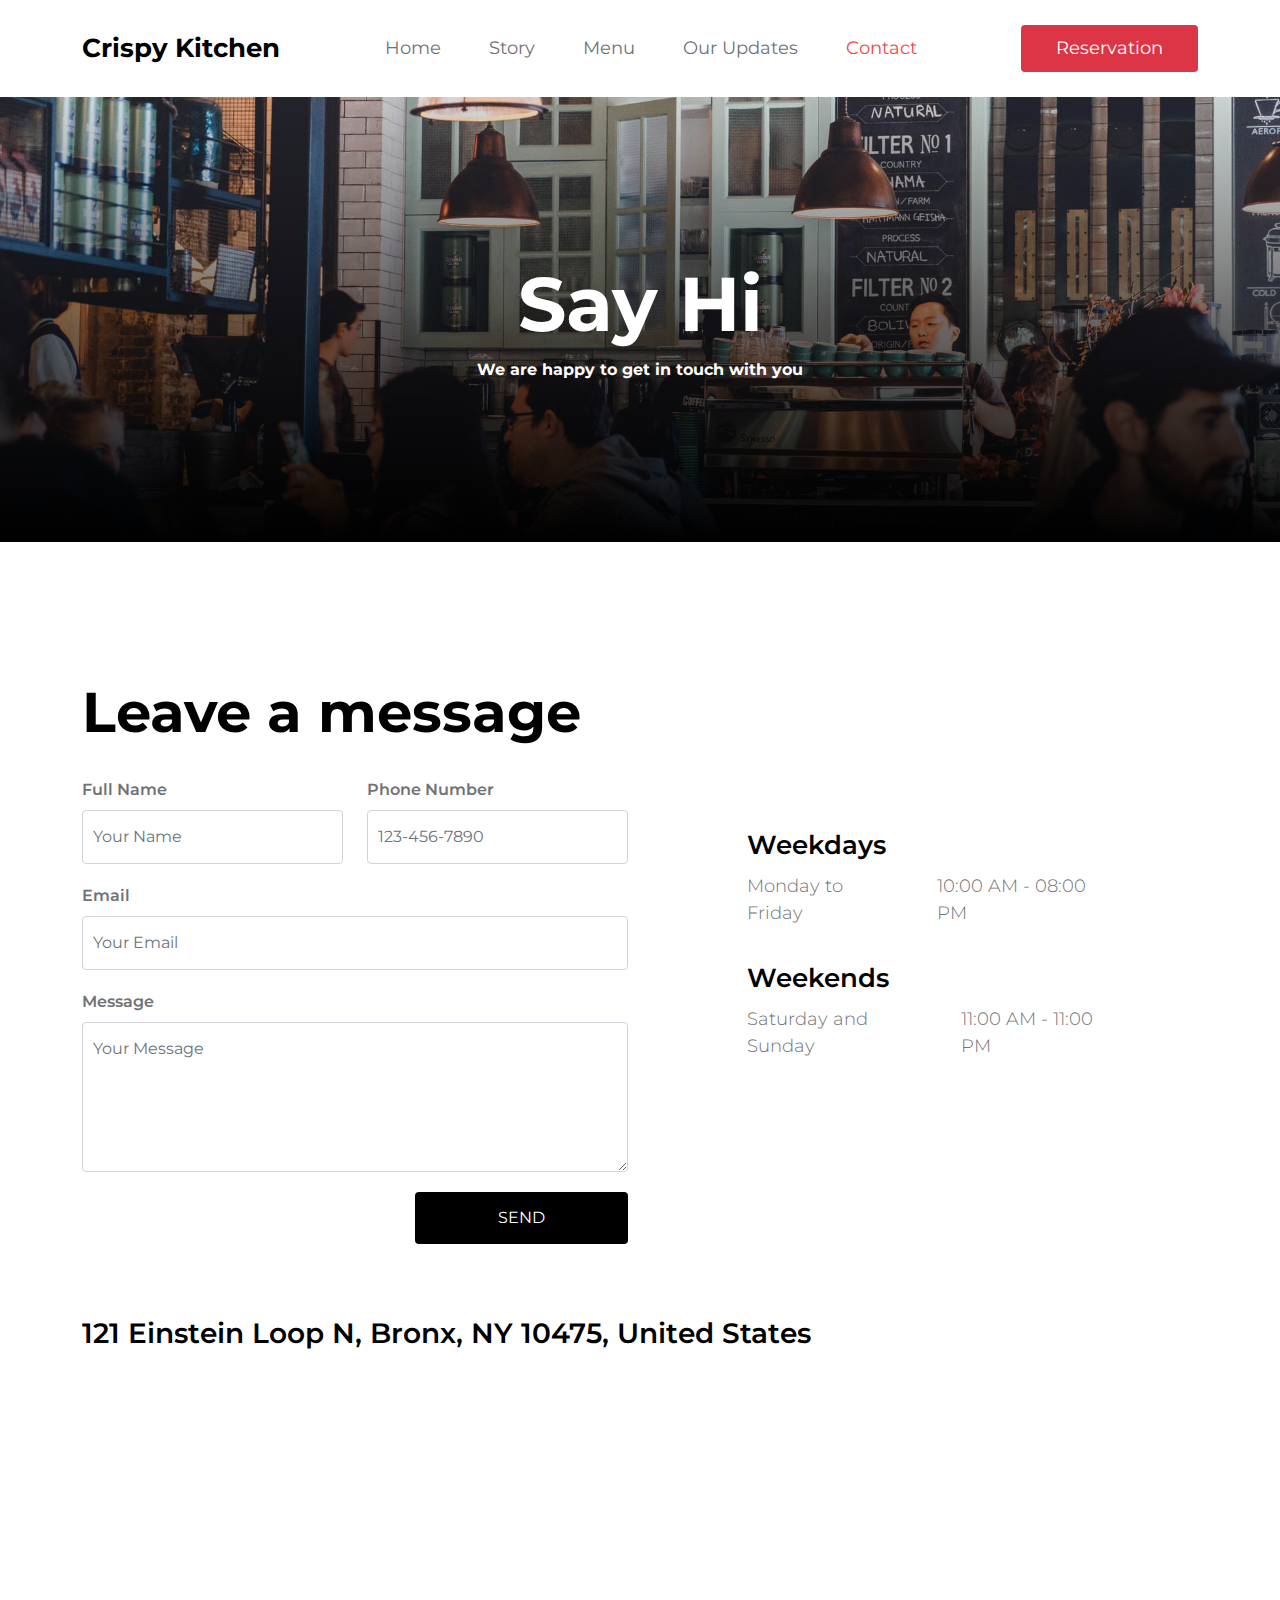
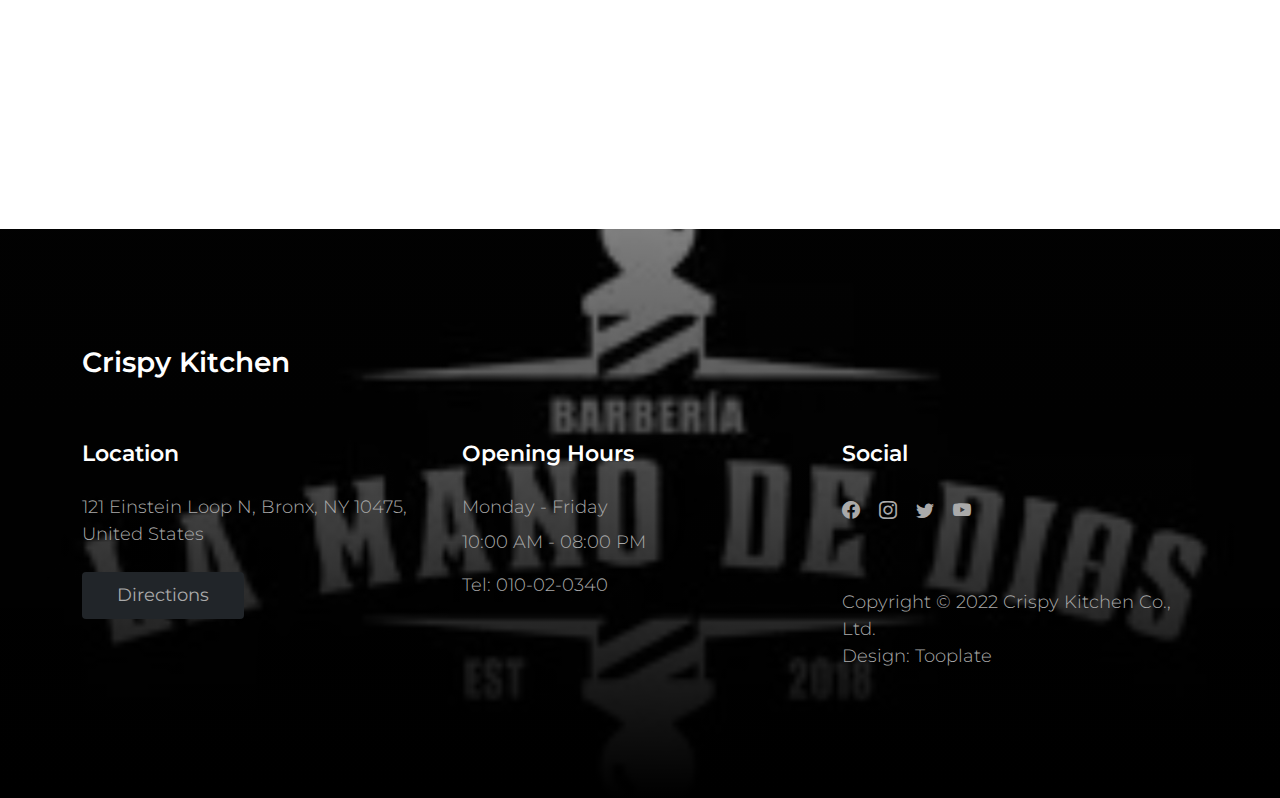
<file: contact.html>
<!doctype html>
<html lang="en">
    <head>
        <meta charset="utf-8">
        <meta name="viewport" content="width=device-width, initial-scale=1">

        <meta name="description" content="">
        <meta name="author" content="">

        <title>Crispy Kitchen - Contact Page</title>

        <!-- CSS FILES -->        
        <link rel="preconnect" href="https://fonts.googleapis.com">
        
        <link rel="preconnect" href="https://fonts.gstatic.com" crossorigin>
        
        <link href="https://fonts.googleapis.com/css2?family=Montserrat:wght@300;400;600;700&display=swap" rel="stylesheet">                
        <link href="css/bootstrap.min.css" rel="stylesheet">

        <link href="css/bootstrap-icons.css" rel="stylesheet">

        <link href="css/tooplate-crispy-kitchen.css" rel="stylesheet">
<!--

Tooplate 2129 Crispy Kitchen

https://www.tooplate.com/view/2129-crispy-kitchen

-->
    </head>
    
    <body>
        
        <nav class="navbar navbar-expand-lg bg-white shadow-lg">
            <div class="container">
                <button class="navbar-toggler" type="button" data-bs-toggle="collapse" data-bs-target="#navbarNav" aria-controls="navbarNav" aria-expanded="false" aria-label="Toggle navigation">
                    <span class="navbar-toggler-icon"></span>
                </button>
                
                <a class="navbar-brand" href="index.html">
                    Crispy Kitchen
                </a>

                <div class="d-lg-none">
                    <button type="button" class="custom-btn btn btn-danger" data-bs-toggle="modal" data-bs-target="#BookingModal">Reservation</button>
                </div>

                <div class="collapse navbar-collapse" id="navbarNav">
                    <ul class="navbar-nav mx-auto">
                        <li class="nav-item">
                            <a class="nav-link" href="index.html">Home</a>
                        </li>

                        <li class="nav-item">
                            <a class="nav-link" href="about.html">Story</a>
                        </li>

                        <li class="nav-item">
                            <a class="nav-link" href="menu.html">Menu</a>
                        </li>

                        <li class="nav-item">
                            <a class="nav-link" href="news.html">Our Updates</a>
                        </li>

                        <li class="nav-item">
                            <a class="nav-link active" href="contact.html">Contact</a>
                        </li>
                    </ul>
                </div>

                <div class="d-none d-lg-block">
                    <button type="button" class="custom-btn btn btn-danger" data-bs-toggle="modal" data-bs-target="#BookingModal">Reservation</button>
                </div>

            </div>
        </nav>

        <main>

            <header class="site-header site-contact-header">
                <div class="container">
                    <div class="row">

                        <div class="col-lg-10 col-12 mx-auto">
                            <h1 class="text-white">Say Hi</h1>

                            <strong class="text-white">We are happy to get in touch with you</strong>
                        </div>

                    </div>
                </div>
                
                <div class="overlay"></div>
            </header>

            <section class="contact section-padding">
                <div class="container">
                    <div class="row">

                        <div class="col-12">
                            <h2 class="mb-4">Leave a message</h2>
                        </div>

                        <div class="col-lg-6 col-12">
                            <form class="custom-form contact-form row" action="#" method="post" role="form">
                                <div class="col-lg-6 col-6">
                                    <label for="contact-name" class="form-label">Full Name</label>

                                    <input type="text" name="contact-name" id="contact-name" class="form-control" placeholder="Your Name" required>
                                </div>

                                <div class="col-lg-6 col-6">
                                    <label for="contact-phone" class="form-label">Phone Number</label>

                                    <input type="telephone" name="contact-phone" id="contact-phone" pattern="[0-9]{3}-[0-9]{3}-[0-9]{4}" class="form-control" placeholder="123-456-7890">
                                </div>

                                <div class="col-12">
                                    <label for="contact-email" class="form-label">Email</label>

                                    <input type="email" name="contact-email" id="contact-email" pattern="[^ @]*@[^ @]*" class="form-control" placeholder="Your Email" required="">

                                    <label for="contact-message" class="form-label">Message</label>

                                    <textarea class="form-control" rows="5" id="contact-message" name="contact-message" placeholder="Your Message"></textarea>
                                </div>

                                <div class="col-lg-5 col-12 ms-auto">
                                    <button type="submit" class="form-control">Send</button>
                                </div>
                            </form>
                        </div>

                        <div class="col-lg-4 col-12 mx-auto mt-lg-5 mt-4">

                            <h5>Weekdays</h5>

                            <div class="d-flex mb-lg-3">
                                <p>Monday to Friday</p>

                                <p class="ms-5">10:00 AM - 08:00 PM</p>
                            </div>

                            <h5>Weekends</h5>

                            <div class="d-flex">
                                <p>Saturday and Sunday</p>

                                <p class="ms-5">11:00 AM - 11:00 PM</p>
                            </div>
                        </div>

                        <div class="col-12">
                            <h4 class="mt-5 mb-4">121 Einstein Loop N, Bronx, NY 10475, United States</h4>

                            <div class="google-map pt-3">
                                <iframe src="https://www.google.com/maps/embed?pb=!1m18!1m12!1m3!1d14920.891757756479!2d-73.83496372506556!3d40.8623107607295!2m3!1f0!2f0!3f0!3m2!1i1024!2i768!4f13.1!3m3!1m2!1s0x89c28cbc17f4a0c3%3A0x9ae0f1e804a817d!2s121%20Einstein%20Loop%20N%2C%20Bronx%2C%20NY%2010475%2C%20USA!5e0!3m2!1sen!2sth!4v1650470337727!5m2!1sen!2sth" width="100%" height="300" style="border:0;" allowfullscreen="" loading="lazy"></iframe>
                            </div>
                        </div>

                    </div>
                </div>
            </section>

        </main>

        <footer class="site-footer section-padding">
            
            <div class="container">
                
                <div class="row">

                    <div class="col-12">
                        <h4 class="text-white mb-4 me-5">Crispy Kitchen</h4>
                    </div>

                    <div class="col-lg-4 col-md-7 col-xs-12 tooplate-mt30">
                        <h6 class="text-white mb-lg-4 mb-3">Location</h6>

                        <p>121 Einstein Loop N, Bronx, NY 10475, United States</p>

                        <a href="https://goo.gl/maps/wZVGLA7q64uC1s886" class="custom-btn btn btn-dark mt-2">Directions</a>
                    </div>

                    <div class="col-lg-4 col-md-5 col-xs-12 tooplate-mt30">
                        <h6 class="text-white mb-lg-4 mb-3">Opening Hours</h6>

                        <p class="mb-2">Monday - Friday</p>

                        <p>10:00 AM - 08:00 PM</p>

                        <p>Tel: <a href="tel: 010-02-0340" class="tel-link">010-02-0340</a></p>
                    </div>

                    <div class="col-lg-4 col-md-6 col-xs-12 tooplate-mt30">
                        <h6 class="text-white mb-lg-4 mb-3">Social</h6>

                        <ul class="social-icon">
                            <li><a href="#" class="social-icon-link bi-facebook"></a></li>

                            <li><a href="#" class="social-icon-link bi-instagram"></a></li>

                            <li><a href="https://twitter.com/search?q=tooplate.com&src=typed_query&f=live" target="_blank"
                            	 class="social-icon-link bi-twitter"></a></li>

                            <li><a href="#" class="social-icon-link bi-youtube"></a></li>
                        </ul>
                    
                        <p class="copyright-text tooplate-mt60">Copyright © 2022 Crispy Kitchen Co., Ltd.
                        <br>Design: <a rel="nofollow" href="https://www.tooplate.com/" target="_blank">Tooplate</a></p>
                        
                    </div>

                </div><!-- row ending -->
                
             </div><!-- container ending -->
             
        </footer>

        <!-- Modal -->
        <div class="modal fade" id="BookingModal" tabindex="-1" aria-labelledby="BookingModal" aria-hidden="true">
            <div class="modal-dialog modal-dialog-centered modal-xl">
                <div class="modal-content">
                    <div class="modal-header">
                        <h3 class="mb-0">Reserve a table</h3>

                        <button type="button" class="btn-close" data-bs-dismiss="modal" aria-label="Close"></button>
                    </div>

                    <div class="modal-body d-flex flex-column justify-content-center">
                        <div class="booking">
                            
                            <form class="booking-form row" role="form" action="#" method="post">
                                <div class="col-lg-6 col-12">
                                    <label for="name" class="form-label">Full Name</label>

                                    <input type="text" name="name" id="name" class="form-control" placeholder="Your Name" required>
                                </div>

                                <div class="col-lg-6 col-12">
                                    <label for="email" class="form-label">Email Address</label>

                                    <input type="email" name="email" id="email" pattern="[^ @]*@[^ @]*" class="form-control" placeholder="your@email.com" required>
                                </div>

                                <div class="col-lg-6 col-12">
                                    <label for="phone" class="form-label">Phone Number</label>

                                    <input type="telephone" name="phone" id="phone" pattern="[0-9]{3}-[0-9]{3}-[0-9]{4}" class="form-control" placeholder="123-456-7890">
                                </div>

                                <div class="col-lg-6 col-12">
                                    <label for="people" class="form-label">Number of persons</label>

                                    <input type="text" name="people" id="people" class="form-control" placeholder="12 persons">
                                </div>

                                <div class="col-lg-6 col-12">
                                    <label for="date" class="form-label">Date</label>

                                    <input type="date" name="date" id="date" value="" class="form-control">
                                </div>

                                <div class="col-lg-6 col-12">
                                    <label for="time" class="form-label">Time</label>

                                    <select class="form-select form-control" name="time" id="time">
                                      <option value="5" selected>5:00 PM</option>
                                      <option value="6">6:00 PM</option>
                                      <option value="7">7:00 PM</option>
                                      <option value="8">8:00 PM</option>
                                      <option value="9">9:00 PM</option>
                                    </select>
                                </div>

                                <div class="col-12">
                                    <label for="message" class="form-label">Special Request</label>

                                    <textarea class="form-control" rows="4" id="message" name="message" placeholder=""></textarea>
                                </div>

                                <div class="col-lg-4 col-12 ms-auto">
                                    <button type="submit" class="form-control">Submit Request</button>
                                </div>
                            </form>
                        </div>
                    </div>

                    <div class="modal-footer"></div>
                    
                </div>
                
            </div>
        </div>

        <!-- JAVASCRIPT FILES -->
        <script src="js/jquery.min.js"></script>
        <script src="js/bootstrap.bundle.min.js"></script>
        <script src="js/custom.js"></script>

    </body>
</html>
</file>
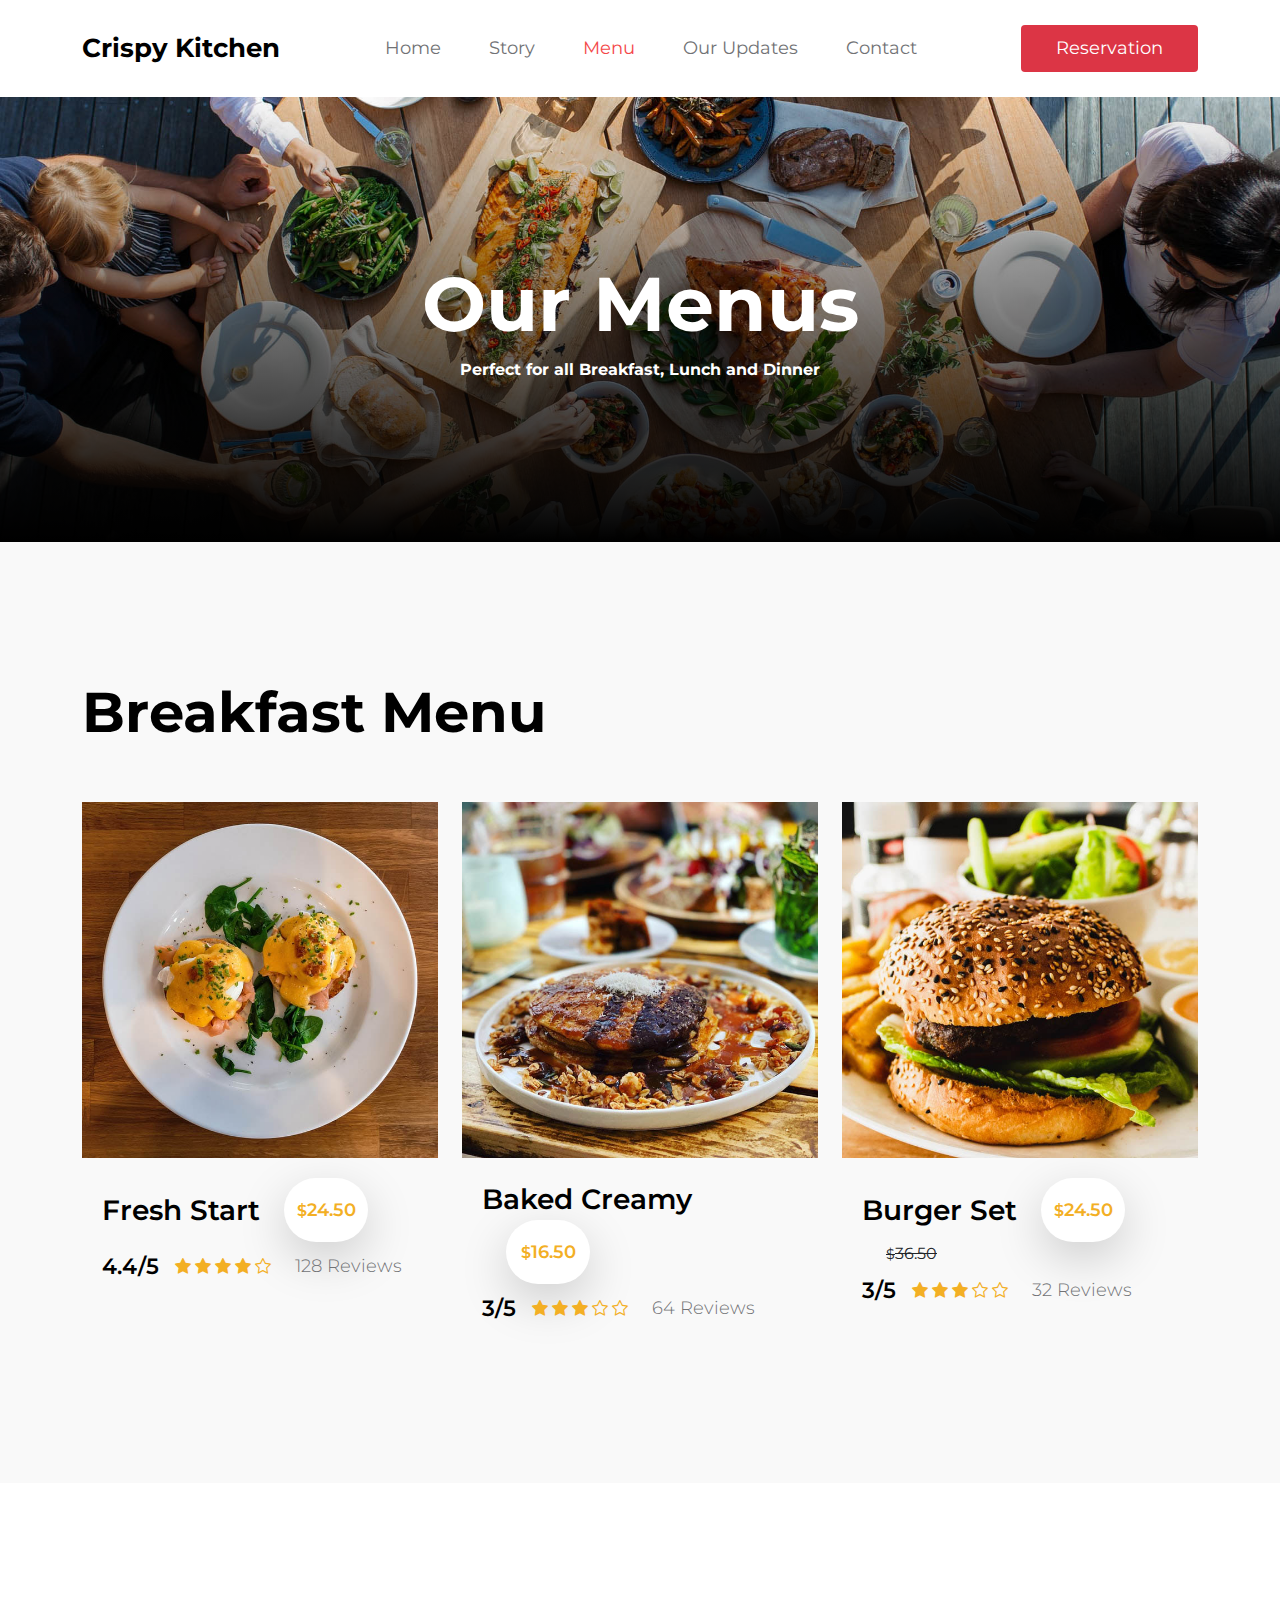
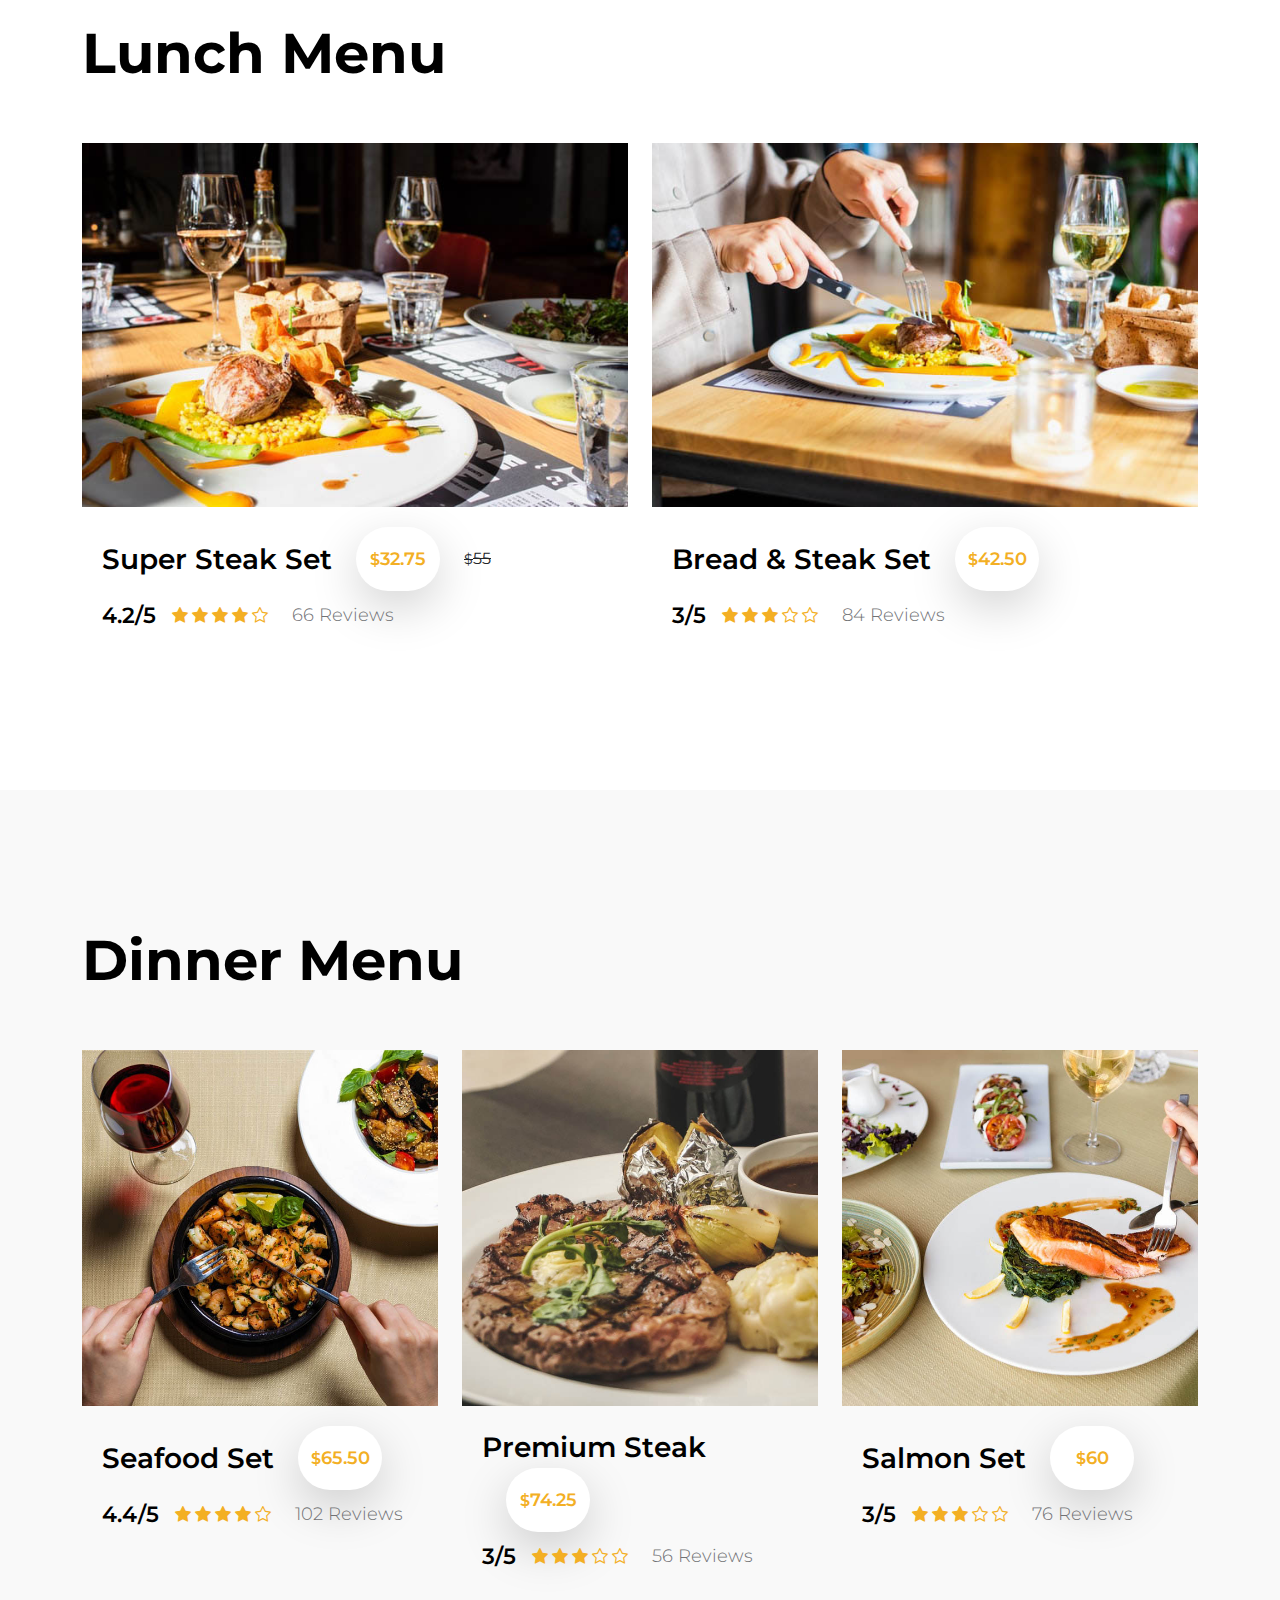
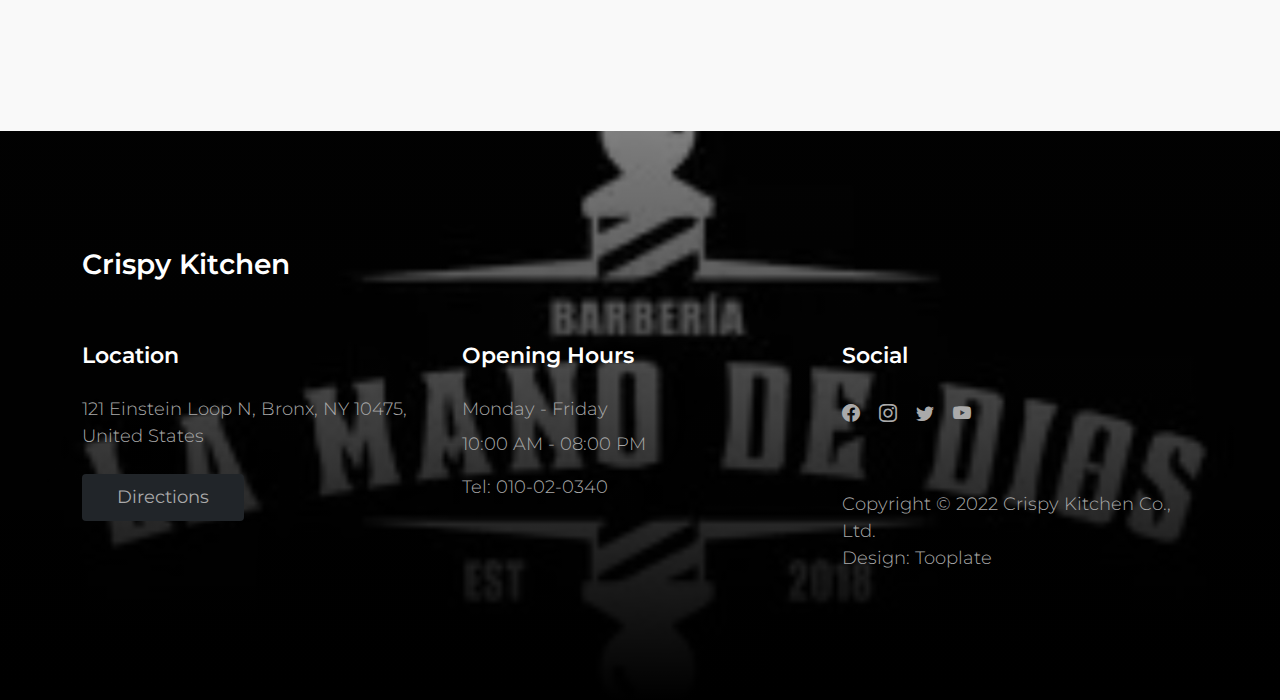
<file: menu.html>
<!doctype html>
<html lang="en">
    <head>
        <meta charset="utf-8">
        <meta name="viewport" content="width=device-width, initial-scale=1">

        <meta name="description" content="">
        <meta name="author" content="">

        <title>Crispy Kitchen Menu</title>

        <!-- CSS FILES -->      
        <link rel="preconnect" href="https://fonts.googleapis.com">
        
        <link rel="preconnect" href="https://fonts.gstatic.com" crossorigin>
        
        <link href="https://fonts.googleapis.com/css2?family=Montserrat:wght@300;400;600;700&display=swap" rel="stylesheet">                  
        <link href="css/bootstrap.min.css" rel="stylesheet">

        <link href="css/bootstrap-icons.css" rel="stylesheet">

        <link href="css/tooplate-crispy-kitchen.css" rel="stylesheet">
        
<!--

Tooplate 2129 Crispy Kitchen

https://www.tooplate.com/view/2129-crispy-kitchen

-->
    </head>
    
    <body>
        
        <nav class="navbar navbar-expand-lg bg-white shadow-lg">
            <div class="container">
                <button class="navbar-toggler" type="button" data-bs-toggle="collapse" data-bs-target="#navbarNav" aria-controls="navbarNav" aria-expanded="false" aria-label="Toggle navigation">
                    <span class="navbar-toggler-icon"></span>
                </button>
                
                <a class="navbar-brand" href="index.html">
                    Crispy Kitchen
                </a>

                <div class="d-lg-none">
                    <button type="button" class="custom-btn btn btn-danger" data-bs-toggle="modal" data-bs-target="#BookingModal">Reservation</button>
                </div>

                <div class="collapse navbar-collapse" id="navbarNav">
                    <ul class="navbar-nav mx-auto">
                        <li class="nav-item">
                            <a class="nav-link" href="index.html">Home</a>
                        </li>

                        <li class="nav-item">
                            <a class="nav-link" href="about.html">Story</a>
                        </li>

                        <li class="nav-item">
                            <a class="nav-link active" href="menu.html">Menu</a>
                        </li>

                        <li class="nav-item">
                            <a class="nav-link" href="news.html">Our Updates</a>
                        </li>

                        <li class="nav-item">
                            <a class="nav-link" href="contact.html">Contact</a>
                        </li>
                    </ul>
                </div>

                <div class="d-none d-lg-block">
                    <button type="button" class="custom-btn btn btn-danger" data-bs-toggle="modal" data-bs-target="#BookingModal">Reservation</button>
                </div>

            </div>
        </nav>

        <main>

            <header class="site-header site-menu-header">
                <div class="container">
                    <div class="row">

                        <div class="col-lg-10 col-12 mx-auto">
                            <h1 class="text-white">Our Menus</h1>

                            <strong class="text-white">Perfect for all Breakfast, Lunch and Dinner</strong>
                        </div>

                    </div>
                </div>

                <div class="overlay"></div>
            </header>

            <section class="menu section-padding">
                <div class="container">
                    <div class="row">

                        <div class="col-12">
                            <h2 class="mb-lg-5 mb-4">Breakfast Menu</h2>
                        </div>

                        <div class="col-lg-4 col-md-6 col-12">
                            <div class="menu-thumb">
                                <img src="images/breakfast/brett-jordan-8xt8-HIFqc8-unsplash.jpg" class="img-fluid menu-image" alt="">

                                <div class="menu-info d-flex flex-wrap align-items-center">
                                    <h4 class="mb-0">Fresh Start</h4>

                                    <span class="price-tag bg-white shadow-lg ms-4"><small>$</small>24.50</span>

                                    <div class="d-flex flex-wrap align-items-center w-100 mt-2">
                                        <h6 class="reviews-text mb-0 me-3">4.4/5</h6>

                                        <div class="reviews-stars">
                                            <i class="bi-star-fill reviews-icon"></i>
                                            <i class="bi-star-fill reviews-icon"></i>
                                            <i class="bi-star-fill reviews-icon"></i>
                                            <i class="bi-star-fill reviews-icon"></i>
                                            <i class="bi-star reviews-icon"></i>
                                        </div>

                                        <p class="reviews-text mb-0 ms-4">128 Reviews</p>
                                    </div>
                                </div>
                            </div>
                        </div>

                        <div class="col-lg-4 col-md-6 col-12">
                            <div class="menu-thumb">
                                <img src="images/breakfast/lucas-swennen-1W_MyJSRLuQ-unsplash.jpg" class="img-fluid menu-image" alt="">

                                <div class="menu-info d-flex flex-wrap align-items-center">
                                    <h4 class="mb-0">Baked Creamy</h4>

                                    <span class="price-tag bg-white shadow-lg ms-4"><small>$</small>16.50</span>

                                    <div class="d-flex flex-wrap align-items-center w-100 mt-2">
                                        <h6 class="reviews-text mb-0 me-3">3/5</h6>

                                        <div class="reviews-stars">
                                            <i class="bi-star-fill reviews-icon"></i>
                                            <i class="bi-star-fill reviews-icon"></i>
                                            <i class="bi-star-fill reviews-icon"></i>
                                            <i class="bi-star reviews-icon"></i>
                                            <i class="bi-star reviews-icon"></i>
                                        </div>

                                        <p class="reviews-text mb-0 ms-4">64 Reviews</p>
                                    </div>
                                </div>
                            </div>
                        </div>

                        <div class="col-lg-4 col-md-6 col-12">
                            <div class="menu-thumb">
                                <img src="images/breakfast/louis-hansel-dphM2U1xq0U-unsplash.jpg" class="img-fluid menu-image" alt="">

                                <div class="menu-info d-flex flex-wrap align-items-center">
                                    <h4 class="mb-0">Burger Set</h4>

                                    <span class="price-tag bg-white shadow-lg ms-4"><small>$</small>24.50</span>

                                    <del class="ms-4"><small>$</small>36.50</del>

                                    <div class="d-flex flex-wrap align-items-center w-100 mt-2">
                                        <h6 class="reviews-text mb-0 me-3">3/5</h6>

                                        <div class="reviews-stars">
                                            <i class="bi-star-fill reviews-icon"></i>
                                            <i class="bi-star-fill reviews-icon"></i>
                                            <i class="bi-star-fill reviews-icon"></i>
                                            <i class="bi-star reviews-icon"></i>
                                            <i class="bi-star reviews-icon"></i>
                                        </div>

                                        <p class="reviews-text mb-0 ms-4">32 Reviews</p>
                                    </div>
                                </div>
                            </div>
                        </div>

                    </div>
                </div>
            </section>

            <section class="menu section-padding bg-white">
                <div class="container">
                    <div class="row">

                        <div class="col-12">
                            <h2 class="mb-lg-5 mb-4">Lunch Menu</h2>
                        </div>

                        <div class="col-lg-6 col-12">
                            <div class="menu-thumb">
                                <img src="images/lunch/louis-hansel-cH5IPjaAYyo-unsplash.jpg" class="img-fluid menu-image" alt="">

                                <div class="menu-info d-flex flex-wrap align-items-center">
                                    <h4 class="mb-0">Super Steak Set</h4>

                                    <span class="price-tag bg-white shadow-lg ms-4"><small>$</small>32.75</span>

                                    <del class="ms-4"><small>$</small>55</del>

                                    <div class="d-flex flex-wrap align-items-center w-100 mt-2">
                                        <h6 class="reviews-text mb-0 me-3">4.2/5</h6>

                                        <div class="reviews-stars">
                                            <i class="bi-star-fill reviews-icon"></i>
                                            <i class="bi-star-fill reviews-icon"></i>
                                            <i class="bi-star-fill reviews-icon"></i>
                                            <i class="bi-star-fill reviews-icon"></i>
                                            <i class="bi-star reviews-icon"></i>
                                        </div>

                                        <p class="reviews-text mb-0 ms-4">66 Reviews</p>
                                    </div>
                                </div>
                            </div>
                        </div>

                        <div class="col-lg-6 col-12">
                            <div class="menu-thumb">
                                <img src="images/lunch/louis-hansel-rheOvfxOlOA-unsplash.jpg" class="img-fluid menu-image" alt="">

                                <div class="menu-info d-flex flex-wrap align-items-center">
                                    <h4 class="mb-0">Bread &amp; Steak Set</h4>

                                    <span class="price-tag bg-white shadow-lg ms-4"><small>$</small>42.50</span>

                                    <div class="d-flex flex-wrap align-items-center w-100 mt-2">
                                        <h6 class="reviews-text mb-0 me-3">3/5</h6>

                                        <div class="reviews-stars">
                                            <i class="bi-star-fill reviews-icon"></i>
                                            <i class="bi-star-fill reviews-icon"></i>
                                            <i class="bi-star-fill reviews-icon"></i>
                                            <i class="bi-star reviews-icon"></i>
                                            <i class="bi-star reviews-icon"></i>
                                        </div>

                                        <p class="reviews-text mb-0 ms-4">84 Reviews</p>
                                    </div>
                                </div>
                            </div>
                        </div>

                    </div>
                </div>
            </section>

            <section class="menu section-padding">
                <div class="container">
                    <div class="row">

                        <div class="col-12">
                            <h2 class="mb-lg-5 mb-4">Dinner Menu</h2>
                        </div>

                        <div class="col-lg-4 col-md-6 col-12">
                            <div class="menu-thumb">
                                <img src="images/dinner/farhad-ibrahimzade-ZipYER3NLhY-unsplash.jpg" class="img-fluid menu-image" alt="">

                                <div class="menu-info d-flex flex-wrap align-items-center">
                                    <h4 class="mb-0">Seafood Set</h4>

                                    <span class="price-tag bg-white shadow-lg ms-4"><small>$</small>65.50</span>

                                    <div class="d-flex flex-wrap align-items-center w-100 mt-2">
                                        <h6 class="reviews-text mb-0 me-3">4.4/5</h6>

                                        <div class="reviews-stars">
                                            <i class="bi-star-fill reviews-icon"></i>
                                            <i class="bi-star-fill reviews-icon"></i>
                                            <i class="bi-star-fill reviews-icon"></i>
                                            <i class="bi-star-fill reviews-icon"></i>
                                            <i class="bi-star reviews-icon"></i>
                                        </div>

                                        <p class="reviews-text mb-0 ms-4">102 Reviews</p>
                                    </div>
                                </div>
                            </div>
                        </div>

                        <div class="col-lg-4 col-md-6 col-12">
                            <div class="menu-thumb">
                                <img src="images/dinner/keriliwi-c3mFafsFz2w-unsplash.jpg" class="img-fluid menu-image" alt="">

                                <div class="menu-info d-flex flex-wrap align-items-center">
                                    <h4 class="mb-0">Premium Steak</h4>

                                    <span class="price-tag bg-white shadow-lg ms-4"><small>$</small>74.25</span>

                                    <div class="d-flex flex-wrap align-items-center w-100 mt-2">
                                        <h6 class="reviews-text mb-0 me-3">3/5</h6>

                                        <div class="reviews-stars">
                                            <i class="bi-star-fill reviews-icon"></i>
                                            <i class="bi-star-fill reviews-icon"></i>
                                            <i class="bi-star-fill reviews-icon"></i>
                                            <i class="bi-star reviews-icon"></i>
                                            <i class="bi-star reviews-icon"></i>
                                        </div>

                                        <p class="reviews-text mb-0 ms-4">56 Reviews</p>
                                    </div>
                                </div>
                            </div>
                        </div>

                        <div class="col-lg-4 col-md-6 col-12">
                            <div class="menu-thumb">
                                <img src="images/dinner/farhad-ibrahimzade-isHUj3N0194-unsplash.jpg" class="img-fluid menu-image" alt="">

                                <div class="menu-info d-flex flex-wrap align-items-center">
                                    <h4 class="mb-0">Salmon Set</h4>

                                    <span class="price-tag bg-white shadow-lg ms-4"><small>$</small>60</span>

                                    <div class="d-flex flex-wrap align-items-center w-100 mt-2">
                                        <h6 class="reviews-text mb-0 me-3">3/5</h6>

                                        <div class="reviews-stars">
                                            <i class="bi-star-fill reviews-icon"></i>
                                            <i class="bi-star-fill reviews-icon"></i>
                                            <i class="bi-star-fill reviews-icon"></i>
                                            <i class="bi-star reviews-icon"></i>
                                            <i class="bi-star reviews-icon"></i>
                                        </div>

                                        <p class="reviews-text mb-0 ms-4">76 Reviews</p>
                                    </div>
                                </div>
                            </div>
                        </div>

                    </div>
                </div>
            </section>

        </main>

        <footer class="site-footer section-padding">
            
            <div class="container">
                
                <div class="row">

                    <div class="col-12">
                        <h4 class="text-white mb-4 me-5">Crispy Kitchen</h4>
                    </div>

                    <div class="col-lg-4 col-md-7 col-xs-12 tooplate-mt30">
                        <h6 class="text-white mb-lg-4 mb-3">Location</h6>

                        <p>121 Einstein Loop N, Bronx, NY 10475, United States</p>

                        <a href="https://goo.gl/maps/wZVGLA7q64uC1s886" class="custom-btn btn btn-dark mt-2">Directions</a>
                    </div>

                    <div class="col-lg-4 col-md-5 col-xs-12 tooplate-mt30">
                        <h6 class="text-white mb-lg-4 mb-3">Opening Hours</h6>

                        <p class="mb-2">Monday - Friday</p>

                        <p>10:00 AM - 08:00 PM</p>

                        <p>Tel: <a href="tel: 010-02-0340" class="tel-link">010-02-0340</a></p>
                    </div>

                    <div class="col-lg-4 col-md-6 col-xs-12 tooplate-mt30">
                        <h6 class="text-white mb-lg-4 mb-3">Social</h6>

                        <ul class="social-icon">
                            <li><a href="#" class="social-icon-link bi-facebook"></a></li>

                            <li><a href="#" class="social-icon-link bi-instagram"></a></li>

                            <li><a href="#" class="social-icon-link bi-twitter"></a></li>

                            <li><a href="#" class="social-icon-link bi-youtube"></a></li>
                        </ul>
                    
                        <p class="copyright-text tooplate-mt60">Copyright © 2022 Crispy Kitchen Co., Ltd.
                        <br>Design: <a rel="nofollow" href="https://www.tooplate.com/" target="_blank">Tooplate</a></p>
                        
                    </div>

                </div><!-- row ending -->
                
             </div><!-- container ending -->
             
        </footer>

        <!-- Modal -->
        <div class="modal fade" id="BookingModal" tabindex="-1" aria-labelledby="BookingModal" aria-hidden="true">
            <div class="modal-dialog modal-dialog-centered modal-xl">
                <div class="modal-content">
                    <div class="modal-header">
                        <h3 class="mb-0">Reserve a table</h3>

                        <button type="button" class="btn-close" data-bs-dismiss="modal" aria-label="Close"></button>
                    </div>

                    <div class="modal-body d-flex flex-column justify-content-center">
                        <div class="booking">
                            
                            <form class="booking-form row" role="form" action="#" method="post">
                                <div class="col-lg-6 col-12">
                                    <label for="name" class="form-label">Full Name</label>

                                    <input type="text" name="name" id="name" class="form-control" placeholder="Your Name" required>
                                </div>

                                <div class="col-lg-6 col-12">
                                    <label for="email" class="form-label">Email Address</label>

                                    <input type="email" name="email" id="email" pattern="[^ @]*@[^ @]*" class="form-control" placeholder="your@email.com" required>
                                </div>

                                <div class="col-lg-6 col-12">
                                    <label for="phone" class="form-label">Phone Number</label>

                                    <input type="telephone" name="phone" id="phone" pattern="[0-9]{3}-[0-9]{3}-[0-9]{4}" class="form-control" placeholder="123-456-7890">
                                </div>

                                <div class="col-lg-6 col-12">
                                    <label for="people" class="form-label">Number of persons</label>

                                    <input type="text" name="people" id="people" class="form-control" placeholder="12 persons">
                                </div>

                                <div class="col-lg-6 col-12">
                                    <label for="date" class="form-label">Date</label>

                                    <input type="date" name="date" id="date" value="" class="form-control">
                                </div>

                                <div class="col-lg-6 col-12">
                                    <label for="time" class="form-label">Time</label>

                                    <select class="form-select form-control" name="time" id="time">
                                      <option value="5" selected>5:00 PM</option>
                                      <option value="6">6:00 PM</option>
                                      <option value="7">7:00 PM</option>
                                      <option value="8">8:00 PM</option>
                                      <option value="9">9:00 PM</option>
                                    </select>
                                </div>

                                <div class="col-12">
                                    <label for="message" class="form-label">Special Request</label>

                                    <textarea class="form-control" rows="4" id="message" name="message" placeholder=""></textarea>
                                </div>

                                <div class="col-lg-4 col-12 ms-auto">
                                    <button type="submit" class="form-control">Submit Request</button>
                                </div>
                            </form>
                        </div>
                    </div>

                    <div class="modal-footer"></div>
                    
                </div>
                
            </div>
        </div>

        <!-- JAVASCRIPT FILES -->
        <script src="js/jquery.min.js"></script>
        <script src="js/bootstrap.bundle.min.js"></script>
        <script src="js/custom.js"></script>

    </body>
</html>
</file>
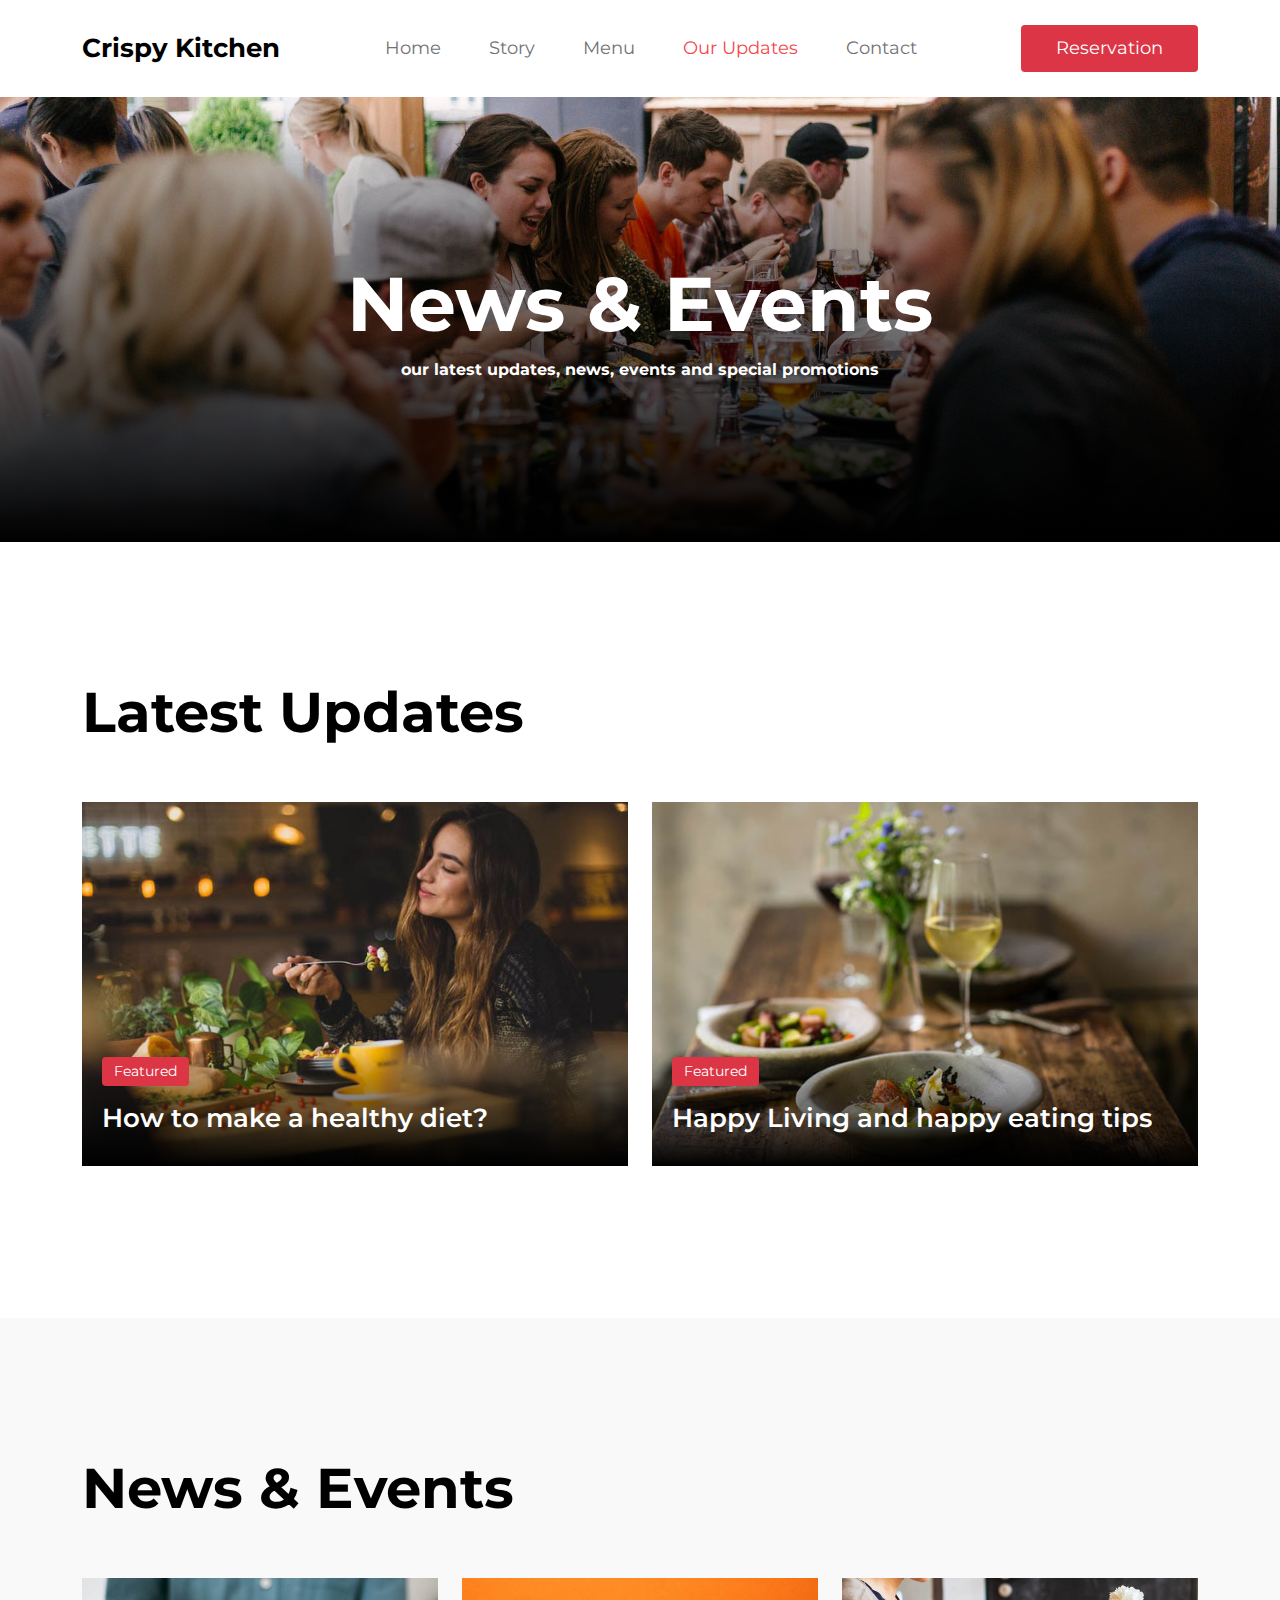
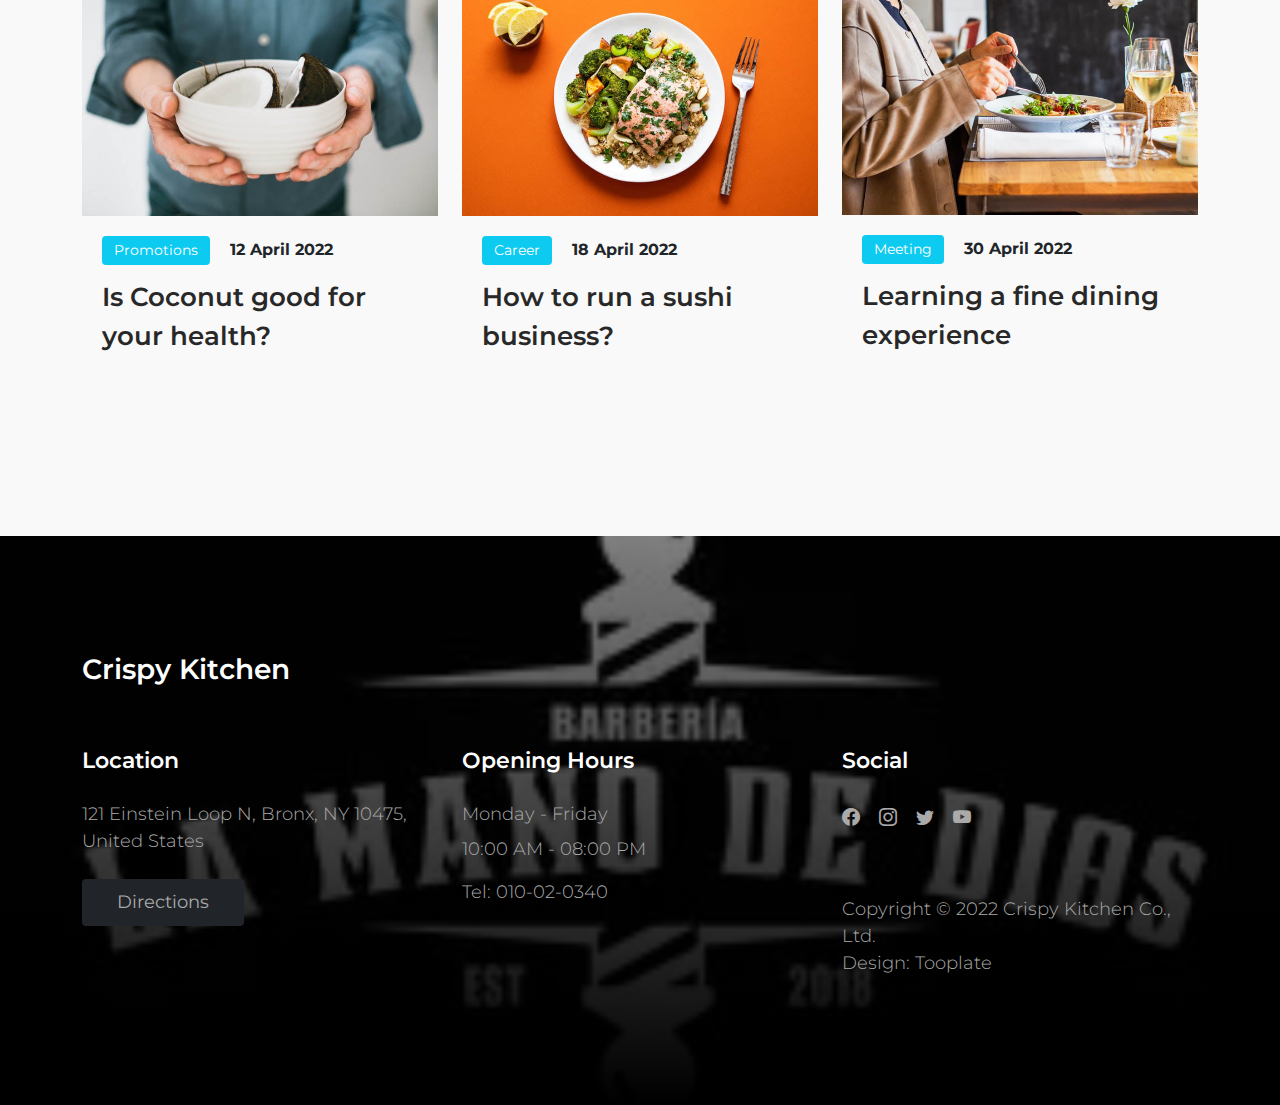
<file: news.html>
<!doctype html>
<html lang="en">
    <head>
        <meta charset="utf-8">
        <meta name="viewport" content="width=device-width, initial-scale=1">

        <meta name="description" content="">
        <meta name="author" content="">

        <title>Crispy Kitchen - News Section</title>

        <!-- CSS FILES --> 
        <link rel="preconnect" href="https://fonts.googleapis.com">
        
        <link rel="preconnect" href="https://fonts.gstatic.com" crossorigin>
        
        <link href="https://fonts.googleapis.com/css2?family=Montserrat:wght@300;400;600;700&display=swap" rel="stylesheet">                       
        <link href="css/bootstrap.min.css" rel="stylesheet">

        <link href="css/bootstrap-icons.css" rel="stylesheet">

        <link href="css/tooplate-crispy-kitchen.css" rel="stylesheet">
<!--

Tooplate 2129 Crispy Kitchen

https://www.tooplate.com/view/2129-crispy-kitchen

-->
    </head>
    
    <body>
        
        <nav class="navbar navbar-expand-lg bg-white shadow-lg">
            <div class="container">
                <button class="navbar-toggler" type="button" data-bs-toggle="collapse" data-bs-target="#navbarNav" aria-controls="navbarNav" aria-expanded="false" aria-label="Toggle navigation">
                    <span class="navbar-toggler-icon"></span>
                </button>
                
                <a class="navbar-brand" href="index.html">
                    Crispy Kitchen
                </a>

                <div class="d-lg-none">
                    <button type="button" class="custom-btn btn btn-danger" data-bs-toggle="modal" data-bs-target="#BookingModal">Reservation</button>
                </div>

                <div class="collapse navbar-collapse" id="navbarNav">
                    <ul class="navbar-nav mx-auto">
                        <li class="nav-item">
                            <a class="nav-link" href="index.html">Home</a>
                        </li>

                        <li class="nav-item">
                            <a class="nav-link" href="about.html">Story</a>
                        </li>

                        <li class="nav-item">
                            <a class="nav-link" href="menu.html">Menu</a>
                        </li>

                        <li class="nav-item">
                            <a class="nav-link active" href="news.html">Our Updates</a>
                        </li>

                        <li class="nav-item">
                            <a class="nav-link" href="contact.html">Contact</a>
                        </li>
                    </ul>
                </div>

                <div class="d-none d-lg-block">
                    <button type="button" class="custom-btn btn btn-danger" data-bs-toggle="modal" data-bs-target="#BookingModal">Reservation</button>
                </div>

            </div>
        </nav>

        <main>

            <header class="site-header site-news-header">
                <div class="container">
                    <div class="row">

                        <div class="col-lg-10 col-12 mx-auto">
                            <h1 class="text-white">News &amp; Events</h1>

                            <strong class="text-white">our latest updates, news, events and special promotions</strong>
                        </div>

                    </div>
                </div>

                <div class="overlay"></div>
            </header>

            <section class="news section-padding bg-white">
                <div class="container">
                    <div class="row">

                        <h2 class="mb-lg-5 mb-4">Latest Updates</h2>
                        
                        <div class="col-lg-6 col-md-6 col-12">
                            <div class="news-thumb mb-4">
                                <a href="news-detail.html">
                                    <img src="images/news/pablo-merchan-montes-Orz90t6o0e4-unsplash.jpg" class="img-fluid news-image" alt="">
                                </a>
                                
                                <div class="news-text-info news-text-info-large">
                                    <span class="category-tag bg-danger">Featured</span>

                                    <h5 class="news-title mt-2">
                                        <a href="news-detail.html" class="news-title-link">How to make a healthy diet?</a>
                                    </h5>
                                </div>
                            </div> 
                        </div>

                        <div class="col-lg-6 col-md-6 col-12">
                            <div class="news-thumb mb-4">
                                <a href="news-detail.html">
                                    <img src="images/news/stefan-johnson-xIFbDeGcy44-unsplash.jpg" class="img-fluid news-image" alt="">
                                </a>
                                
                                <div class="news-text-info news-text-info-large">
                                    <span class="category-tag bg-danger">Featured</span>

                                    <h5 class="news-title mt-2">
                                        <a href="news-detail.html" class="news-title-link">Happy Living and happy eating tips</a>
                                    </h5>
                                </div>
                            </div> 
                        </div>

                    </div>
                </div>
            </section>

            <section class="news section-padding">
                <div class="container">
                    <div class="row">

                        <div class="col-12">
                            <h2 class="mb-lg-5 mb-4">News &amp; Events</h2>
                        </div>

                        <div class="col-lg-4 col-md-6 col-12">
                            <div class="news-thumb mb-4">
                                <a href="news-detail.html">
                                    <img src="images/news/gilles-lambert-S_LhjpfIdm4-unsplash.jpg" class="img-fluid news-image" alt="">
                                </a>
                                
                                <div class="news-text-info">
                                    <span class="category-tag me-3 bg-info">Promotions</span>

                                    <strong>12 April 2022</strong>

                                    <h5 class="news-title mt-2">
                                        <a href="news-detail.html" class="news-title-link">Is Coconut good for your health?</a>
                                    </h5>
                                </div>
                            </div> 
                        </div>

                        <div class="col-lg-4 col-md-6 col-12">
                            <div class="news-thumb mb-4">
                                <a href="news-detail.html">
                                    <img src="images/news/ella-olsson-mmnKI8kMxpc-unsplash.jpg" class="img-fluid news-image" alt="">
                                </a>
                                
                                <div class="news-text-info">
                                    <span class="category-tag me-3 bg-info">Career</span>

                                    <strong>18 April 2022</strong>

                                    <h5 class="news-title mt-2">
                                        <a href="news-detail.html" class="news-title-link">How to run a sushi business?</a>
                                    </h5>
                                </div>
                            </div> 
                        </div>

                        <div class="col-lg-4 col-md-6 col-12">
                            <div class="news-thumb mb-4">
                                <a href="news-detail.html">
                                    <img src="images/news/louis-hansel-GiIiRV0FjwU-unsplash.jpg" class="img-fluid news-image" alt="">
                                </a>
                                
                                <div class="news-text-info">
                                    <span class="category-tag me-3 bg-info">Meeting</span>

                                    <strong>30 April 2022</strong>

                                    <h5 class="news-title mt-2">
                                        <a href="news-detail.html" class="news-title-link">Learning a fine dining experience</a>
                                    </h5>
                                </div>
                            </div> 
                        </div>

                    </div>
                </div>
            </section>

        </main>

        <footer class="site-footer section-padding">
            
            <div class="container">
                
                <div class="row">

                    <div class="col-12">
                        <h4 class="text-white mb-4 me-5">Crispy Kitchen</h4>
                    </div>

                    <div class="col-lg-4 col-md-7 col-xs-12 tooplate-mt30">
                        <h6 class="text-white mb-lg-4 mb-3">Location</h6>

                        <p>121 Einstein Loop N, Bronx, NY 10475, United States</p>

                        <a href="https://goo.gl/maps/wZVGLA7q64uC1s886" class="custom-btn btn btn-dark mt-2">Directions</a>
                    </div>

                    <div class="col-lg-4 col-md-5 col-xs-12 tooplate-mt30">
                        <h6 class="text-white mb-lg-4 mb-3">Opening Hours</h6>

                        <p class="mb-2">Monday - Friday</p>

                        <p>10:00 AM - 08:00 PM</p>

                        <p>Tel: <a href="tel: 010-02-0340" class="tel-link">010-02-0340</a></p>
                    </div>

                    <div class="col-lg-4 col-md-6 col-xs-12 tooplate-mt30">
                        <h6 class="text-white mb-lg-4 mb-3">Social</h6>

                        <ul class="social-icon">
                            <li><a href="#" class="social-icon-link bi-facebook"></a></li>

                            <li><a href="#" class="social-icon-link bi-instagram"></a></li>

                            <li><a href="#" class="social-icon-link bi-twitter"></a></li>

                            <li><a href="#" class="social-icon-link bi-youtube"></a></li>
                        </ul>
                    
                        <p class="copyright-text tooplate-mt60">Copyright © 2022 Crispy Kitchen Co., Ltd.
                        <br>Design: <a rel="nofollow" href="https://www.tooplate.com/" target="_blank">Tooplate</a></p>
                        
                    </div>

                </div><!-- row ending -->
                
             </div><!-- container ending -->
             
        </footer>

        <!-- Modal -->
        <div class="modal fade" id="BookingModal" tabindex="-1" aria-labelledby="BookingModal" aria-hidden="true">
            <div class="modal-dialog modal-dialog-centered modal-xl">
                <div class="modal-content">
                    <div class="modal-header">
                        <h3 class="mb-0">Reserve a table</h3>

                        <button type="button" class="btn-close" data-bs-dismiss="modal" aria-label="Close"></button>
                    </div>

                    <div class="modal-body d-flex flex-column justify-content-center">
                        <div class="booking">
                            
                            <form class="booking-form row" role="form" action="#" method="post">
                                <div class="col-lg-6 col-12">
                                    <label for="name" class="form-label">Full Name</label>

                                    <input type="text" name="name" id="name" class="form-control" placeholder="Your Name" required>
                                </div>

                                <div class="col-lg-6 col-12">
                                    <label for="email" class="form-label">Email Address</label>

                                    <input type="email" name="email" id="email" pattern="[^ @]*@[^ @]*" class="form-control" placeholder="your@email.com" required>
                                </div>

                                <div class="col-lg-6 col-12">
                                    <label for="phone" class="form-label">Phone Number</label>

                                    <input type="telephone" name="phone" id="phone" pattern="[0-9]{3}-[0-9]{3}-[0-9]{4}" class="form-control" placeholder="123-456-7890">
                                </div>

                                <div class="col-lg-6 col-12">
                                    <label for="people" class="form-label">Number of persons</label>

                                    <input type="text" name="people" id="people" class="form-control" placeholder="12 persons">
                                </div>

                                <div class="col-lg-6 col-12">
                                    <label for="date" class="form-label">Date</label>

                                    <input type="date" name="date" id="date" value="" class="form-control">
                                </div>

                                <div class="col-lg-6 col-12">
                                    <label for="time" class="form-label">Time</label>

                                    <select class="form-select form-control" name="time" id="time">
                                      <option value="5" selected>5:00 PM</option>
                                      <option value="6">6:00 PM</option>
                                      <option value="7">7:00 PM</option>
                                      <option value="8">8:00 PM</option>
                                      <option value="9">9:00 PM</option>
                                    </select>
                                </div>

                                <div class="col-12">
                                    <label for="message" class="form-label">Special Request</label>

                                    <textarea class="form-control" rows="4" id="message" name="message" placeholder=""></textarea>
                                </div>

                                <div class="col-lg-4 col-12 ms-auto">
                                    <button type="submit" class="form-control">Submit Request</button>
                                </div>
                            </form>
                        </div>
                    </div>

                    <div class="modal-footer"></div>
                    
                </div>
                
            </div>
        </div>
        
        <!-- JAVASCRIPT FILES -->
        <script src="js/jquery.min.js"></script>
        <script src="js/bootstrap.bundle.min.js"></script>
        <script src="js/custom.js"></script>

    </body>
</html>
</file>
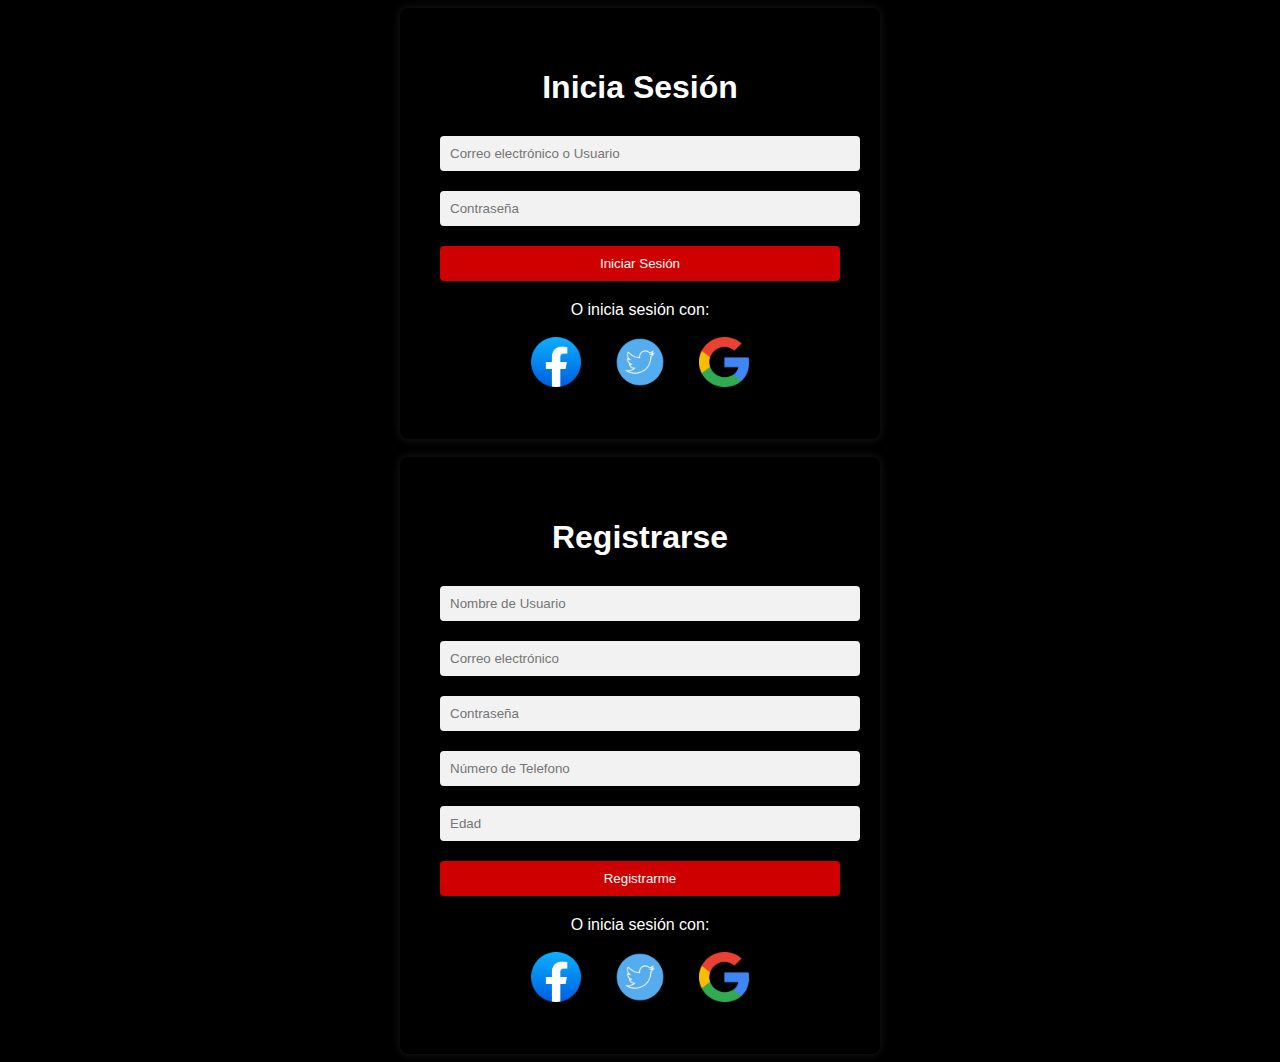
<file: sesión.html>
<!DOCTYPE html>
<html lang="en">
<head>
  <meta charset="UTF-8">
  <meta name="viewport" content="width=device-width, initial-scale=1.0">
  <link rel="icon" href="images/barbershop-icon.png">
  <title>La Mano de Dios</title>
  <style>
    body {
      background-color: #000000;
      font-family: Arial, sans-serif;
    }

    .container {
      max-width: 400px;
      margin: 0 auto;
      padding: 40px;
      background-color: #000000;
      border-radius: 8px;
      box-shadow: 0 0 10px rgba(255, 255, 255, 0.1);
    }

    h1 {
      text-align: center;
      margin-bottom: 30px;
      color: #ffffff;
    }

    input[type="text"], input[type="password"] {
      width: 100%;
      padding: 10px;
      margin-bottom: 20px;
      border-radius: 4px;
      border: none;
      background-color: #f2f2f2;
    }

    button {
      display: block;
      width: 100%;
      padding: 10px;
      background-color: rgb(207, 0, 0);
      color: #fff;
      border: none;
      border-radius: 4px;
      cursor: pointer;
    }

    button:hover {
      background-color: rgb(136, 0, 0);
    }

    .social-login {
      margin-top: 20px;
      text-align: center;
    }

    .social-login p {
      margin-bottom: 10px;
      color: #ffffff;
    }

    .social-login .social-buttons {
      display: flex;
      justify-content: center;
    }

    .social-login .social-buttons a {
      display: inline-block;
      margin: 0 5px;
      padding: 8px 12px;
      border-radius: 50%;
      background-color: #000000;
      color: #777;
      text-decoration: none;
      transition: background-color 0.3s ease;
    }

    .social-login .social-buttons a:hover {
      background-color: #ddd;
    }

    .social-buttons img{
        width: 50px;
        height: 50px;
    }
  </style>
  <link rel="icon" href="ima/logo ventana.png">
</head>
<body>
  <div class="container">
    <h1>Inicia Sesión</h1>
    <form>
      <input type="text" placeholder="Correo electrónico o Usuario" required>
      <input type="password" placeholder="Contraseña" required>
      <button type="submit">Iniciar Sesión</button>
    </form>
    <div class="social-login">
      <p>O inicia sesión con:</p>
      <div class="social-buttons">
        <a href="#" target="_blank"><img src="images/Facebookicon.png" alt="Facebook"></a>
        <a href="#" target="_blank"><img src="images/Twittericon.png" alt="Twitter"></a>
        <a href="#" target="_blank"><img src="images/Googleicon.png" alt="Google"></a>
      </div>
    </div>
  </div>
</body>
</html>

<br>

<!DOCTYPE html>
<html lang="en">
<head>
  <meta charset="UTF-8">
  <meta name="viewport" content="width=device-width, initial-scale=1.0">
  <title>La Mano de Dios</title>
  <style>
    body {
      background-color: #000000;
      font-family: Arial, sans-serif;
    }

    .container {
      max-width: 400px;
      margin: 0 auto;
      padding: 40px;
      background-color: #000000;
      border-radius: 8px;
      box-shadow: 0 0 10px rgba(255, 255, 255, 0.1);
    }

    h1 {
      text-align: center;
      margin-bottom: 30px;
      color: #ffffff;
    }

    input[type="text"], input[type="password"] {
      width: 100%;
      padding: 10px;
      margin-bottom: 20px;
      border-radius: 4px;
      border: none;
      background-color: #f2f2f2;
    }

    button {
      display: block;
      width: 100%;
      padding: 10px;
      background-color: rgb(207, 0, 0);
      color: #fff;
      border: none;
      border-radius: 4px;
      cursor: pointer;
    }

    button:hover {
      background-color: rgb(136, 0, 0);
    }

    .social-login {
      margin-top: 20px;
      text-align: center;
    }

    .social-login p {
      margin-bottom: 10px;
      color: #ffffff;
    }

    .social-login .social-buttons {
      display: flex;
      justify-content: center;
    }

    .social-login .social-buttons a {
      display: inline-block;
      margin: 0 5px;
      padding: 8px 12px;
      border-radius: 50%;
      background-color: #000000;
      color: #777;
      text-decoration: none;
      transition: background-color 0.3s ease;
    }

    .social-login .social-buttons a:hover {
      background-color: #ddd;
    }

    .social-buttons img{
        width: 50px;
        height: 50px;
    }
  </style>
  <link rel="icon" href="img/logo ventana.png">
</head>
<body>
  <div class="container">
    <h1>Registrarse</h1>
    <form>
        <input type="text" placeholder="Nombre de Usuario" required>
      <input type="text" placeholder="Correo electrónico" required>
      <input type="password" placeholder="Contraseña" required>
      <input type="text" placeholder="Número de Telefono" required>
      <input type="text" placeholder="Edad" required>
      <button type="submit">Registrarme</button>
    </form>
    <div class="social-login">
      <p>O inicia sesión con:</p>
      <div class="social-buttons">
        <a href="#" target="_blank"><img src="images/Facebookicon.png" alt="Facebook"></a>
        <a href="#" target="_blank"><img src="images/Twittericon.png" alt="Twitter"></a>
        <a href="#" target="_blank"><img src="images/Googleicon.png" alt="Google"></a>
      </div>
    </div>
  </div>
</body>
</html>
</file>
<file: css/tooplate-crispy-kitchen.css>
/*

Tooplate 2129 Crispy Kitchen

https://www.tooplate.com/view/2129-crispy-kitchen

*/


/*---------------------------------------
  CUSTOM PROPERTIES ( VARIABLES )             
-----------------------------------------*/
:root {
  --white-color:                  #FFFFFF;
  --primary-color:                #f44749;
  --secondary-color:              #f3af24;
  --section-bg-color:             #F9F9F9;
  --dark-color:                   #000000;
  --title-color:                  #565758;
  --news-title-color:             #292828;
  --p-color:                      #717275;
  --border-color:                 #eaeaea;
  --border-radius-default:        .25rem;

  --body-font-family:             'Montserrat', sans-serif;

  --h1-font-size:                 76px;
  --h2-font-size:                 56px;
  --h3-font-size:                 42px;
  --h4-font-size:                 28px;
  --h5-font-size:                 26px;
  --h6-font-size:                 22px;

  --p-font-size:                  18px;
  --menu-font-size:               18px;
  --category-font-size:           14px;

  --font-weight-light:            300;
  --font-weight-normal:           400;
  --font-weight-semibold:         600;
  --font-weight-bold:             700;
}

body {
    background: var(--white-color);
    font-family: var(--body-font-family);    
    position: relative;
}

/*---------------------------------------
  TYPOGRAPHY               
-----------------------------------------*/

h2,
h3,
h4,
h5,
h6 {
  color: var(--dark-color);
  line-height: inherit;
}

h1,
h2,
h3,
h4,
h5,
h6 {
  font-weight: var(--font-weight-semibold);
}

h1,
h2 {
  font-weight: var(--font-weight-bold);
}

h1 {
  font-size: var(--h1-font-size);
  line-height: normal;
}

h2 {
  font-size: var(--h2-font-size);
}

h3 {
  font-size: var(--h3-font-size);
}

h4 {
  font-size: var(--h4-font-size);
}

h5 {
  font-size: var(--h5-font-size);
}

h6 {
  font-size: var(--h6-font-size);
}

p,
.list .list-item {
  color: var(--p-color);
  font-size: var(--p-font-size);
  font-weight: var(--font-weight-light);
}

a, 
button {
  touch-action: manipulation;
  transition: all 0.3s;
}

.form-label {
  color: var(--p-color);
  font-weight: var(--font-weight-semibold);
}

a {
  color: var(--secondary-color);
  text-decoration: none;
}

a:hover {
  color: var(--primary-color);
}

::selection {
  background: var(--primary-color);
  color: var(--white-color);
}

::-moz-selection {
  background: var(--primary-color);
  color: var(--white-color);
}

.section-padding {
  padding-top: 8rem;
  padding-bottom: 8rem;
}

b,
strong {
  font-weight: var(--font-weight-bold);
}


/*---------------------------------------
  CUSTOM BUTTON              
-----------------------------------------*/
.custom-btn {
  border: 0;
  color: var(--white-color);
  font-size: var(--menu-font-size);
  padding: 10px 35px;
}


/*---------------------------------------
  NAVIGATION              
-----------------------------------------*/
.navbar {
  background: var(--white-color);
  padding-top: 20px;
  padding-bottom: 20px;
}

.navbar-brand {
  color: var(--dark-color);
  font-size: var(--h5-font-size);
  font-weight: var(--font-weight-bold);
  margin-right: 0;
}

.navbar-expand-lg .navbar-nav .nav-link {
  padding-right: 1.5rem;
  padding-left: 1.5rem;
}

.navbar-expand-lg .nav-link {
  color: var(--p-color);
  font-weight: var(--font-weight-normal);
  font-size: var(--menu-font-size);
  padding-top: 15px;
  padding-bottom: 15px;
}

.navbar-nav .nav-link.active, 
.nav-link:focus, 
.nav-link:hover {
  color: var(--primary-color);
}

.nav-link:focus {
  color: var(--p-color);
}

.navbar-toggler {
  border: 0;
  padding: 0;
  cursor: pointer;
  margin: 0;
  width: 30px;
  height: 35px;
  outline: none;
}

.navbar-toggler:focus {
  outline: none;
  box-shadow: none;
}

.navbar-toggler[aria-expanded="true"] .navbar-toggler-icon {
  background: transparent;
}

.navbar-toggler[aria-expanded="true"] .navbar-toggler-icon:before,
.navbar-toggler[aria-expanded="true"] .navbar-toggler-icon:after {
  transition: top 300ms 50ms ease, -webkit-transform 300ms 350ms ease;
  transition: top 300ms 50ms ease, transform 300ms 350ms ease;
  transition: top 300ms 50ms ease, transform 300ms 350ms ease, -webkit-transform 300ms 350ms ease;
  top: 0;
}

.navbar-toggler[aria-expanded="true"] .navbar-toggler-icon:before {
  transform: rotate(45deg);
}

.navbar-toggler[aria-expanded="true"] .navbar-toggler-icon:after {
  transform: rotate(-45deg);
}

.navbar-toggler .navbar-toggler-icon {
  background: var(--dark-color);
  transition: background 10ms 300ms ease;
  display: block;
  width: 30px;
  height: 2px;
  position: relative;
}

.navbar-toggler .navbar-toggler-icon:before,
.navbar-toggler .navbar-toggler-icon:after {
  transition: top 300ms 350ms ease, -webkit-transform 300ms 50ms ease;
  transition: top 300ms 350ms ease, transform 300ms 50ms ease;
  transition: top 300ms 350ms ease, transform 300ms 50ms ease, -webkit-transform 300ms 50ms ease;
  position: absolute;
  right: 0;
  left: 0;
  background: var(--dark-color);
  width: 30px;
  height: 2px;
  content: '';
}

.navbar-toggler .navbar-toggler-icon:before {
  top: -8px;
}

.navbar-toggler .navbar-toggler-icon:after {
  top: 8px;
}


/*---------------------------------------
  SITE HEADER              
-----------------------------------------*/
.site-header {
  background-repeat: no-repeat;
  background-position: center;
  background-size: cover;
  padding-top: 10rem;
  padding-bottom: 10rem;
  text-align: center;
  position: relative;
}

.site-header .container {
  position: relative;
  z-index: 2;
}

.site-news-detail-header {
  background: transparent;
  text-align: left;
   padding-top: 6rem;
  padding-bottom: 6rem;
}

.site-about-header {
  background-image: url('../images/header/briana-tozour-V_Nkf1E-vYA-unsplash.jpg');
}

.site-menu-header {
  background-image: url('../images/header/luisa-brimble-aFzg83dvnAI-unsplash.jpg');
}

.site-news-header {
  background-image: url('../images/header/priscilla-du-preez-W3SEyZODn8U-unsplash.jpg');
}

.site-contact-header {
  background-image: url('../images/header/rod-long-I79Pgmhmy5M-unsplash.jpg');
}

.overlay {
  background: linear-gradient(to top, var(--dark-color), transparent 100%);
  position: absolute;
  top: 0;
  right: 0;
  bottom: 0;
  left: 0;
}


/*---------------------------------------
  HERO              
-----------------------------------------*/
.hero {
  position: relative;
  overflow: hidden;
  padding-top: 20.542rem;
  padding-bottom: 20.542rem;
}

.hero .container {
  position: absolute;
  z-index: 9;
  top: 50%;
  left: 50%;
  transform: translate(-50%, -50%);
  width: 100%;
}

.video-wrap {
  z-index: -100;
}

.custom-video {
  position: absolute;
  top: 0;
  left: 0;
  object-fit: cover;
  width: 100%;
  height: 100%;
}


/*---------------------------------------
  HERO SLIDE               
-----------------------------------------*/
.carousel-image {
  width: 100%;
  height: 100%;
  object-fit: cover;
}

.carousel-thumb {
  position: relative;
}

.carousel-caption {
  background: linear-gradient(to top, var(--dark-color), transparent 90%);
  text-align: left;
  position: absolute;
  right: 0;
  bottom: 0;
  left: 0;
  padding: 60px 40px;
}

.hero-carousel .reviews-text,
.hero-text {
  color: var(--white-color);
}

.price-tag {
  background: var(--white-color);
  border-radius: 100px;
  color: var(--secondary-color);
  font-size: var(--menu-font-size);
  font-weight: var(--font-weight-semibold);
  display: inline-block;
  width: 84px;
  height: 64px;
  line-height: 64px;
  text-align: center;
}

.hero-carousel .carousel-control-prev,
.hero-carousel .carousel-control-next {
  position: absolute;
  top: auto;
  bottom: 0;
  opacity: 1;
}

.hero-carousel .carousel-control-prev,
.hero-carousel .carousel-control-next {
  background: var(--secondary-color);
  width: 60px;
  height: 60px;
  text-align: center;
}

.hero-carousel .carousel-control-prev {
  left: auto;
  right: 60px;
}

.hero-carousel .carousel-control-next {
  background: var(--primary-color);
  right: 0;
}

.hero-carousel .carousel-control-prev:hover, 
.hero-carousel .carousel-control-next:hover {
  background: var(--dark-color);
}

.hero-carousel .carousel-control-prev-icon,
.hero-carousel .carousel-control-next-icon {
  background-image: none;
  width: inherit;
  height: inherit;
  line-height: 60px;
}

.hero-carousel .carousel-control-prev-icon::before,
.hero-carousel .carousel-control-next-icon::before {
  font-family: bootstrap-icons;
  display: block;
  margin: auto;
  font-size: var(--h5-font-size);
  color: var(--white-color);
}

.hero-carousel .carousel-control-prev-icon::before {
  content: "\f13f";
}

.hero-carousel .carousel-control-next-icon::before {
  content: "\f144";
}

.reviews-icon {
  color: var(--secondary-color);
}


/*---------------------------------------
  MENU               
-----------------------------------------*/
.menu,
.about,
.news,
.related-news,
.newsletter,
.comments {
  background: var(--section-bg-color);
}

.menu-thumb {
  position: relative;
  overflow: hidden;
}

.menu-info {
  padding: 20px 20px 30px 20px;
}

.menu-image {
  display: block;
}

.menu-image-wrap {
  position: relative;
}

.menu-tag {
  position: absolute;
  top: 0;
  right: 0;
  margin: 20px;
}

.newsletter-image {
  border-radius: 100%;
  object-fit: cover;
  display: block;
  margin: 0 auto;
  max-width: 450px;
  max-height: 450px;
}


/*---------------------------------------
  NEWS               
-----------------------------------------*/
.news-thumb {
  position: relative;
  overflow: hidden;
}

.news-thumb > a {
  display: block;
  width: 100%;
  height: 100%;
  position: relative;
  z-index: 2;
  transition: all 0.3s ease-out;
}

.news-thumb > a:hover {
  transform: scale(1.2);
}

.news-text-info {
  background: var(--section-bg-color);
  position: relative;
  z-index: 2;
  padding: 20px;
  transition: all 0.3s ease-out;
}

.related-news .news-text-info {
  background: var(--white-color);
}

.news-text-info-large {
  background: linear-gradient(to top, var(--dark-color), transparent 90%);
  position: absolute;
  z-index: 2;
  bottom: 0;
  right: 0;
  left: 0;
  pointer-events: none;
}

.news-text-info-large .news-title-link {
  color: var(--white-color);
}

.news-title-link {
  color: var(--news-title-color);
}

.news-image {
  display: block;
  width: 100%;
  transition: all 0.3s ease-out;
}

.news-image:hover {
  transform: scale(1.2);
}

.category-tag,
.menu-tag {
  background: var(--dark-color);
  border-radius: var(--border-radius-default);
  color: var(--white-color);
  font-size: var(--category-font-size);
  display: inline-block;
  padding: 4px 12px;
}

.category-tag {
  margin-bottom: 5px;
}

.comment-form {
  margin-bottom: 60px;
}

.news-author {
  border-bottom: 1px solid rgba(0,0,0,0.05);
  margin-bottom: 30px;
  padding-left: 15px;
  padding-right: 15px;
  padding-bottom: 30px;
}

.news-author:last-child {
  border-bottom: 0;
  padding-bottom: 0;
}

.news-author-image {
  border-radius: 100px;
  object-fit: cover;
  width: 70px;
  height: 70px;
}


/*---------------------------------------
  CUSTOM FORM            
-----------------------------------------*/
.custom-form .form-control {
  margin-bottom: 20px;
  padding: 14px 10px;
  transition: all 0.3s;
}

.custom-form button[type="submit"] {
  background: var(--dark-color);
  border: 0;
  color: var(--white-color);
  text-transform: uppercase;
}

.custom-form button[type="submit"]:hover {
  background: var(--primary-color);
}


/*---------------------------------------
  SUBSCRIBE FORM            
-----------------------------------------*/
.subscribe-form .form-control {
  margin-top: 20px;
  margin-bottom: 10px;
}


/*---------------------------------------
  BOOKING FORM            
-----------------------------------------*/
#BookingModal .modal-content {
  border: 0;
  overflow: hidden;
}

#BookingModal .modal-content::before {
  content: "";
  background-color: var(--white-color);
  background-image: url('../images/sincerely-media-HoEYgBL_Gcs-unsplash.jpg');
  background-repeat: no-repeat;
  background-position: top;
  background-size: cover;
  width: 60%;
  height: 100%;
  position: absolute;
  top: 0;
  right: 0;
}

#BookingModal .modal-header {
  border-bottom: 0;
  position: relative;
  padding: 26px 32px 0 32px;
}

#BookingModal .modal-body {
  padding: 38px 32px;
  padding-right: 35%;
}

#BookingModal .modal-footer {
  border-top: 0;
  padding: 0;
}

.booking-form .form-control {
  font-weight: var(--font-weight-normal);
  padding-top: 12px;
  padding-bottom: 12px;
  margin-bottom: 25px;
  transition: all 0.3s;
}

.booking-form button[type="submit"] {
  background: var(--dark-color);
  border: 0;
  font-weight: var(--font-weight-semibold);
  color: var(--white-color);
  text-transform: uppercase;
  margin-bottom: 0;
}

.booking-form button[type="submit"]:hover {
  background: var(--primary-color);
}

.BgImage {
  background-image: url('../images/Fondo.jpg');
  background-repeat: no-repeat;
  background-size: cover;
  background-attachment: fixed;
  height: 500px;
}


/*---------------------------------------
  FOOTER              
-----------------------------------------*/
.site-footer {
  background-image: url('../images/IMG_7858.jpg');
  background-repeat: no-repeat;
  background-position: center;
  background-size: cover;
  padding-top: 7rem;
  padding-bottom: 7rem;
  position: relative;
}

.site-footer::before {
  content: "";
  background: linear-gradient(to top, var(--dark-color), transparent 200%);
  position: absolute;
  top: 0;
  right: 0;
  bottom: 0;
  left: 0;
}

.site-footer .container {
  position: relative;
}

.tooplate-mt30 {
	margin-top: 30px;
}
.tooplate-mt60 {
	margin-top: 60px;
}

.copyright-text {
  font-size: var(--menu-font-size);
}

.tel-link {
  color: var(--p-color);
}

.site-footer a:hover {
  color: var(--white-color);
}

.site-footer a {
  	color: #AAA;;
}

.site-footer p {
	color: #AAA;
}


/*---------------------------------------
  SOCIAL ICON               
-----------------------------------------*/
.social-icon {
  margin: 0;
  padding: 0;
}

.social-icon li {
  list-style: none;
  display: inline-block;
  vertical-align: top;
  transition: all 0.3s;
}

.social-icon:hover li:not(:hover) {
  opacity: 0.65;
}

.social-icon-link {
  color: var(--p-color);
  font-size: var(--p-font-size);
  display: inline-block;
  vertical-align: top;
  margin-top: 4px;
  margin-bottom: 4px;
  margin-right: 15px;
}

.social-icon-link:hover {
  color: var(--primary-color);
}


/*---------------------------------------
  RESPONSIVE STYLES               
-----------------------------------------*/
@media screen and (max-width: 1180px) {
  h1 {
    font-size: 62px;
  }
}

@media screen and (max-width: 1170px) {
  h1 {
    font-size: 56px;
  }
}


@media screen and (max-width: 991px) {
  h1 {
    font-size: 38px;
  }

  h2 {
    font-size: 32px;
  }

  h3 {
    font-size: 26px;
  }

  h4 {
    font-size: 24px;
  }

  h5 {
    font-size: 20px;
  }

  h6 {
    font-size: 18px;
  }

  .site-header,
  .section-padding {
    padding-top: 5rem;
    padding-bottom: 5rem;
  }

  .navbar {
    padding-top: 10px;
    padding-bottom: 10px;
  }

  .navbar-nav .nav-link {
    padding-top: 5px;
    padding-bottom: 10px;
  }

  #BookingModal .modal-content {
    padding-bottom: 200px;
  }

  #BookingModal .modal-content::before {
    background-image: url('../images/sincerely-media-HoEYgBL_Gcs-unsplash-mobile.jpg');
    background-position: bottom;
    top: auto;
    left: 0;
    bottom: 0;
    width: 100%;
    height: 200px;
    transform: rotate(180deg);
  }

  #BookingModal .modal-body {
    padding-top: 18px;
    padding-right: 32px;
  }
}

@media screen and (max-width: 480px) {
  .newsletter-image {
    max-width: 310px;
    max-height: 310px;
  }

  .hero-carousel .carousel-control-prev,
  .hero-carousel .carousel-control-next {
    width: 50px;
    height: 50px;
  }
}
</file>
